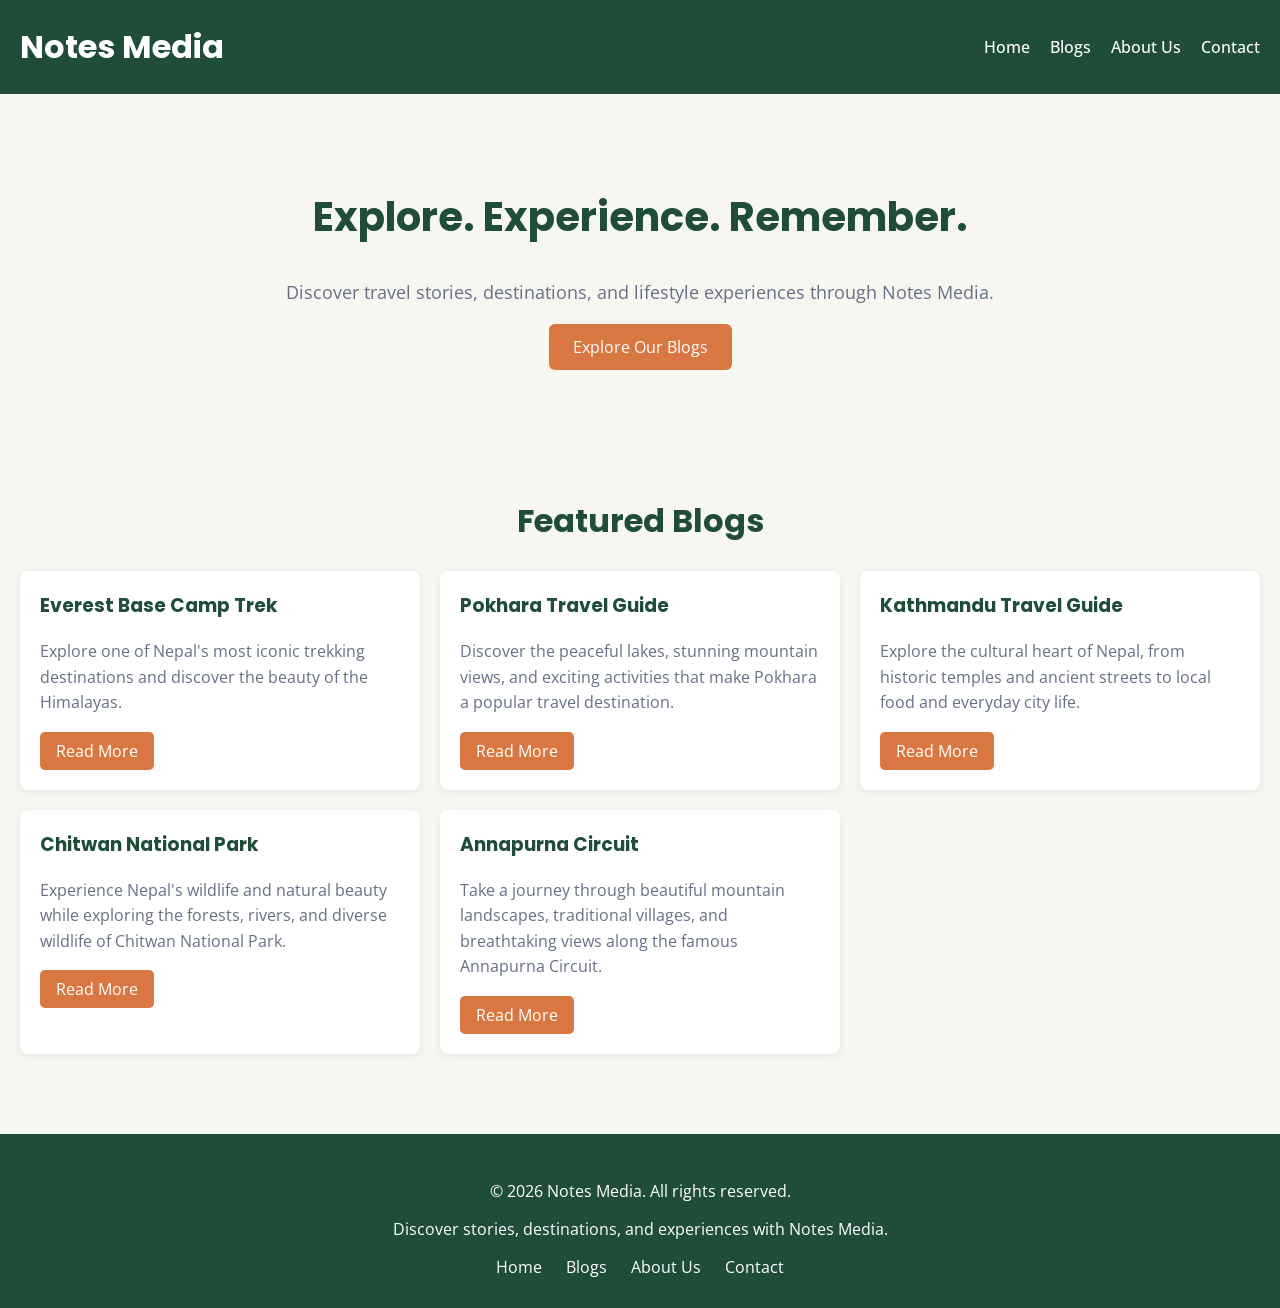
<file: index.html>
<!DOCTYPE html>
<html lang="en">
<head>
    <meta charset="UTF-8">
    <meta name="viewport" content="width=device-width, initial-scale=1.0">
    <title>Notes Media</title>
    <link rel="stylesheet" href="css/style.css">
</head>

<body>

    <header>
        <h1>Notes Media</h1>

        <nav>
            <ul class="nav-list">
                <li><a href="index.html">Home</a></li>
                <li><a href="blogs.html">Blogs</a></li>
                <li><a href="about.html">About Us</a></li>
                <li><a href="contact.html">Contact</a></li>
            </ul>
        </nav>
    </header>

    <main>

        <!-- Hero Section -->
        <section class="hero">
            <h2>Explore. Experience. Remember.</h2>

            <p>
                Discover travel stories, destinations, and lifestyle experiences through Notes Media.
            </p>

            <a href="blogs.html">Explore Our Blogs</a>
        </section>

        <!-- Featured Blogs Section -->
        <section class="featured">

            <h2>Featured Blogs</h2>

            <div class="blog-grid">

                <!-- Blog Card 1 -->
                <article class="blog-card">
                    <h3>Everest Base Camp Trek</h3>

                    <p>
                        Explore one of Nepal's most iconic trekking destinations
                        and discover the beauty of the Himalayas.
                    </p>

                    <a href="blog-detail.html">Read More</a>
                </article>

                <!-- Blog Card 2 -->
                <article class="blog-card">
                    <h3>Pokhara Travel Guide</h3>

                    <p>
                        Discover the peaceful lakes, stunning mountain views,
                        and exciting activities that make Pokhara a popular travel destination.
                    </p>

                    <a href="blogs.html">Read More</a>
                </article>

                <!-- Blog Card 3 -->
                <article class="blog-card">
                    <h3>Kathmandu Travel Guide</h3>

                    <p>
                        Explore the cultural heart of Nepal, from historic temples
                        and ancient streets to local food and everyday city life.
                    </p>

                    <a href="blogs.html">Read More</a>
                </article>

                <!-- Blog Card 4 -->
                <article class="blog-card">
                    <h3>Chitwan National Park</h3>

                    <p>
                        Experience Nepal's wildlife and natural beauty while exploring
                        the forests, rivers, and diverse wildlife of Chitwan National Park.
                    </p>

                    <a href="blogs.html">Read More</a>
                </article>

                <!-- Blog Card 5 -->
                <article class="blog-card">
                    <h3>Annapurna Circuit</h3>

                    <p>
                        Take a journey through beautiful mountain landscapes,
                        traditional villages, and breathtaking views along the famous Annapurna Circuit.
                    </p>

                    <a href="blogs.html">Read More</a>
                </article>

            </div>

        </section>

    </main>

    <!-- Footer -->
    <footer>

        <p>&copy; 2026 Notes Media. All rights reserved.</p>

        <p>
            Discover stories, destinations, and experiences with Notes Media.
        </p>

        <nav>
            <a href="index.html">Home</a>
            <a href="blogs.html">Blogs</a>
            <a href="about.html">About Us</a>
            <a href="contact.html">Contact</a>
        </nav>

    </footer>

</body>
</html>
</file>
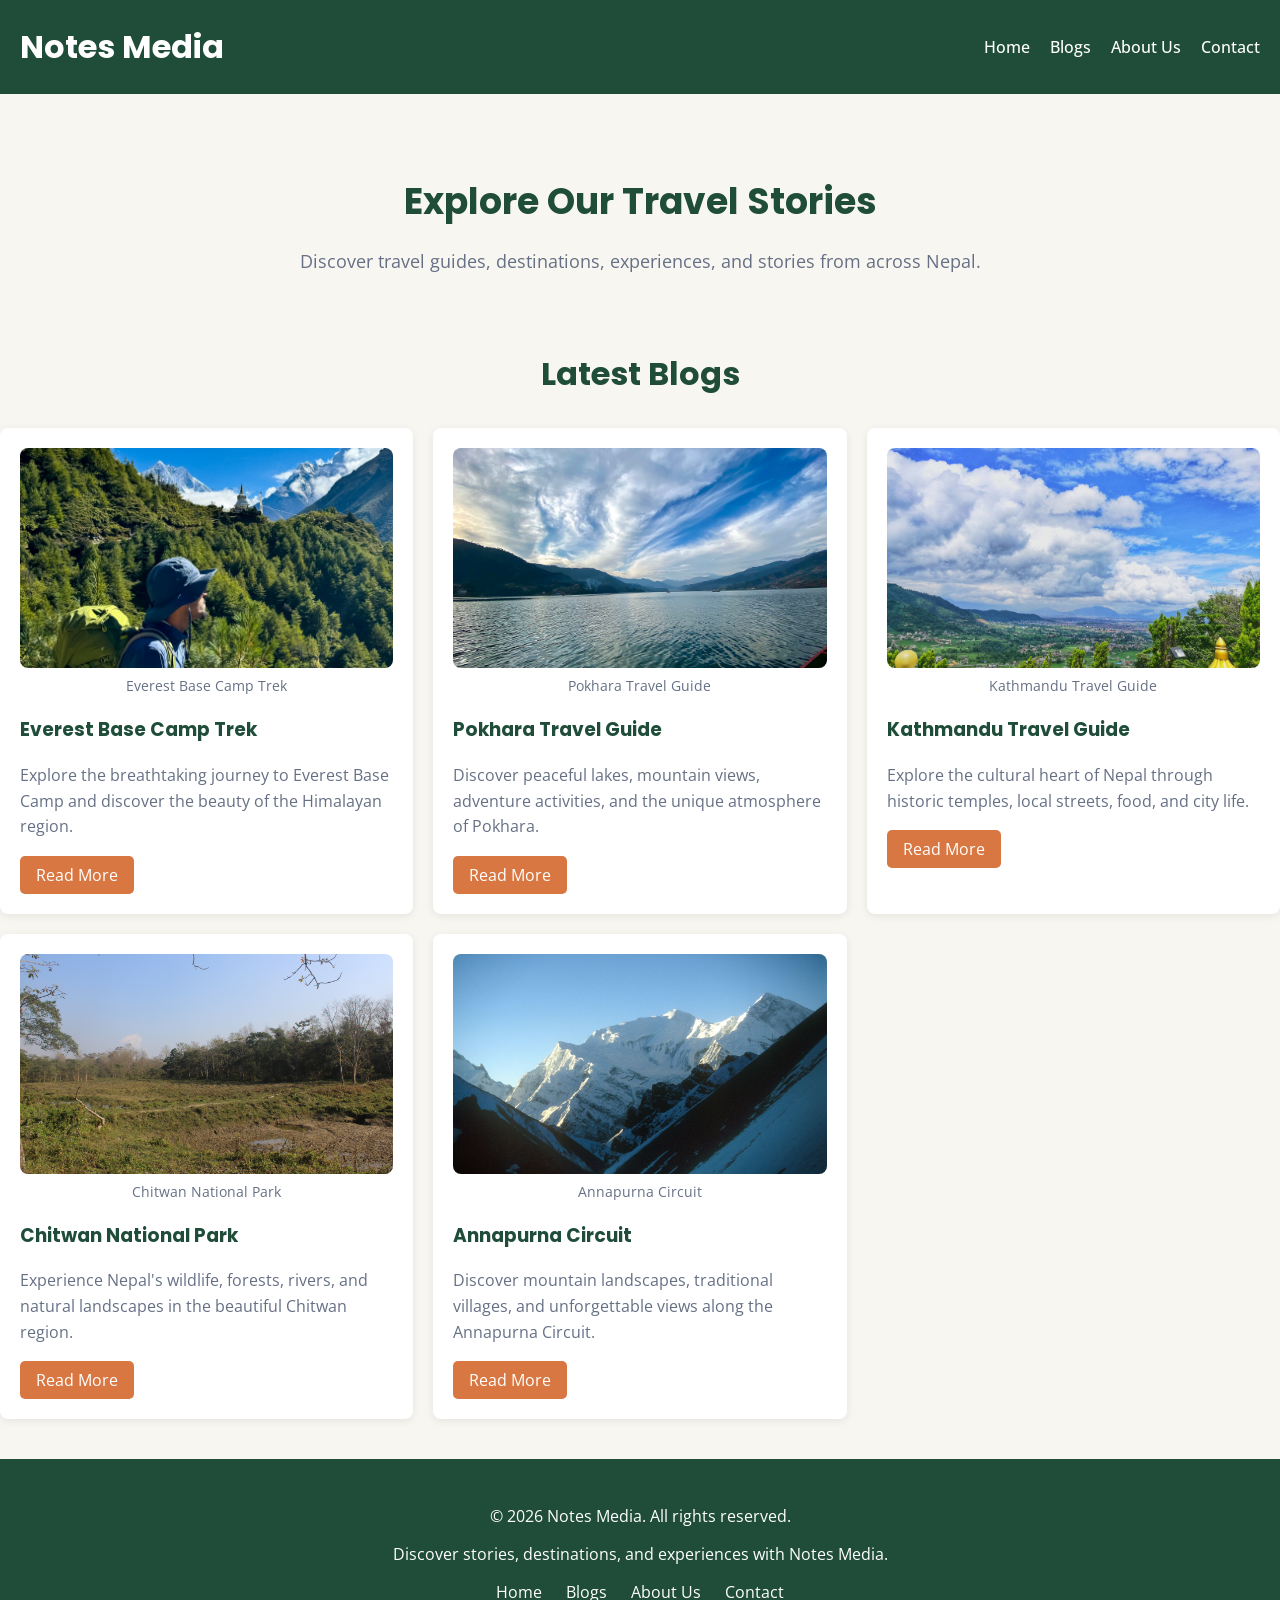
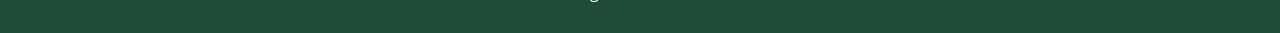
<file: blogs.html>
<!DOCTYPE html>
<html lang="en">

<head>
    <meta charset="UTF-8">
    <meta name="viewport" content="width=device-width, initial-scale=1.0">

    <title>Blogs - Notes Media</title>

    <link rel="stylesheet" href="css/style.css">
</head>

<body>

    <!-- Header and Navigation -->
    <header>

        <h1>Notes Media</h1>

        <nav>
            <ul class="nav-list">
                <li><a href="index.html">Home</a></li>
                <li><a href="blogs.html">Blogs</a></li>
                <li><a href="about.html">About Us</a></li>
                <li><a href="contact.html">Contact</a></li>
            </ul>
        </nav>

    </header>

    <!-- Main Blog Content -->
    <main>

        <!-- Blog Page Introduction -->
        <section class="blog-intro">

            <h2>Explore Our Travel Stories</h2>

            <p>
                Discover travel guides, destinations, experiences, and
                stories from across Nepal.
            </p>

        </section>

        <!-- Blog Articles -->
        <section class="blog-list">

            <h2>Latest Blogs</h2>

            <div class="blog-grid">

                <!-- Blog 1 -->
                <article class="blog-card">
                    <figure class="blog-image">
                        <img src="images/blogs/everest.jpg" alt="Everest Base Camp">
                        <figcaption>Everest Base Camp Trek</figcaption>  
                    </figure>
                    <h3>Everest Base Camp Trek</h3>

                    <p>
                        Explore the breathtaking journey to Everest Base Camp
                        and discover the beauty of the Himalayan region.
                    </p>

                    <a href="blog-detail.html">Read More</a>

                </article>

                <!-- Blog 2 -->
                <article class="blog-card">
                    <figure class="blog-image">
                        <img src="images/blogs/pokhara.jpg" alt="Pokhara">
                        <figcaption>Pokhara Travel Guide</figcaption>
                    </figure>

                    <h3>Pokhara Travel Guide</h3>

                    <p>
                        Discover peaceful lakes, mountain views, adventure
                        activities, and the unique atmosphere of Pokhara.
                    </p>

                    <a href="blogs.html">Read More</a>

                </article>

                <!-- Blog 3 -->
                <article class="blog-card">
                    <figure class="blog-image">
                        <img src="images/blogs/kathmandu.jpg" alt="Kathmandu">
                        <figcaption>Kathmandu Travel Guide</figcaption>
                    </figure>

                    <h3>Kathmandu Travel Guide</h3>

                    <p>
                        Explore the cultural heart of Nepal through historic
                        temples, local streets, food, and city life.
                    </p>

                    <a href="blogs.html">Read More</a>

                </article>

                <!-- Blog 4 -->
                <article class="blog-card">
                    <figure class="blog-image">
                        <img src="images/blogs/chitwan.jpg" alt="Chitwan National Park">
                        <figcaption>Chitwan National Park</figcaption>
                    </figure>

                    <h3>Chitwan National Park</h3>

                    <p>
                        Experience Nepal's wildlife, forests, rivers, and
                        natural landscapes in the beautiful Chitwan region.
                    </p>

                    <a href="blogs.html">Read More</a>

                </article>

                <!-- Blog 5 -->
                <article class="blog-card">
                    <figure class="blog-image">
                        <img src="images/blogs/annapurna.jpg" alt="Annapurna Circuit">
                        <figcaption>Annapurna Circuit</figcaption>   
                    </figure>

                    <h3>Annapurna Circuit</h3>

                    <p>
                        Discover mountain landscapes, traditional villages,
                        and unforgettable views along the Annapurna Circuit.
                    </p>

                    <a href="blogs.html">Read More</a>

                </article>

            </div>

        </section>

    </main>

    <!-- Footer -->
    <footer>

        <p>&copy; 2026 Notes Media. All rights reserved.</p>

        <p>
            Discover stories, destinations, and experiences with Notes Media.
        </p>

        <nav>
            <a href="index.html">Home</a>
            <a href="blogs.html">Blogs</a>
            <a href="about.html">About Us</a>
            <a href="contact.html">Contact</a>
        </nav>

    </footer>

</body>

</html>
</file>
<file: css/style.css>
@import url('https://fonts.googleapis.com/css2?family=Open+Sans&family=Poppins:wght@400;500;600;700&display=swap');

/* Apply consistent box sizing to all elements */
* {
    box-sizing: border-box;
}

/* General page styling */
body {
    font-family: 'Open Sans', sans-serif;
    margin: 0;
    padding: 0;
    background-color: #F8F6F1;
}

/* Header and main navigation */
header {
    background-color: #1F4D3A;
    padding: 20px;
    display: flex;
    justify-content: space-between;
    align-items: center;
}

/* Website title */
h1 {
    font-family: 'Poppins', sans-serif;
    color: white;
    margin: 0;
}

/* Navigation list */
.nav-list {
    list-style: none;
    display: flex;
    gap: 20px;
}

/* Navigation links */
.nav-list a {
    text-decoration: none;
    color: white;
    font-weight: 500;
}

/* Navigation hover effect */
.nav-list a:hover {
    color: #D97742;
}

/* Hero section */
.hero {
    padding: 60px 20px;
    text-align: center;
}

/* Hero heading */
.hero h2 {
    font-family: 'Poppins', sans-serif;
    font-size: 40px;
    color: #1F4D3A;
}

/* Hero paragraph */
.hero p {
    font-size: 18px;
    margin: 20px 0;
    color: #667085;
}

/* Hero button */
.hero a {
    background-color: #D97742;
    color: white;
    padding: 12px 24px;
    text-decoration: none;
    display: inline-block;
    border-radius: 6px;
    transition: 0.3s;
}

/* Hero button hover effect */
.hero a:hover {
    background-color: #B85F32;
}

/* Featured blogs section */
.featured {
    padding: 40px 20px;
}

/* Featured blogs heading */
.featured h2 {
    font-family: 'Poppins', sans-serif;
    font-size: 32px;
    color: #1F4D3A;
    text-align: center;
}

/* Blog card */
.blog-card {
    background-color: white;
    padding: 20px;
    border-radius: 8px;
    box-shadow: 0 2px 8px rgba(0, 0, 0, 0.08);
    transition: 0.3s;
}

/* Blog card hover effect */
.blog-card:hover {
    transform: translateY(-5px);
}

/* Blog card title */
.blog-card h3 {
    font-family: 'Poppins', sans-serif;
    color: #1F4D3A;
    margin-top: 0;
}

/* Blog card paragraph */
.blog-card p {
    color: #667085;
    line-height: 1.6;
}

/* Blog grid */
.blog-grid {
    display: grid;
    grid-template-columns: repeat(3, 1fr);
    gap: 20px;
}

/* Read More button */
.blog-card a {
    display: inline-block;
    background-color: #D97742;
    color: white;
    padding: 8px 16px;
    text-decoration: none;
    border-radius: 5px;
    transition: 0.3s;
}

/* Read More hover effect */
.blog-card a:hover {
    background-color: #B85F32;
}

/* Footer */
footer {
    background-color: #1F4D3A;
    color: white;
    text-align: center;
    padding: 30px 20px;
    margin-top: 40px;
}

/* Footer navigation */
footer nav {
    margin-top: 15px;
}

/* Footer links */
footer nav a {
    color: white;
    text-decoration: none;
    margin: 0 10px;
}

/* Footer link hover effect */
footer nav a:hover {
    color: #D97742;
}

/* Tablet responsive layout */
@media (max-width: 768px) {
    .blog-grid {
        grid-template-columns: repeat(2, 1fr);
    }
}

/* Mobile responsive layout */
@media (max-width: 480px) {
    .blog-grid {
        grid-template-columns: 1fr;
    }
}
/* Blog page introduction */
.blog-intro {
    padding: 50px 20px 30px;
    text-align: center;
}

/* Blog page heading */
.blog-intro h2 {
    font-family: 'Poppins', sans-serif;
    font-size: 36px;
    color: #1F4D3A;
    margin-bottom: 15px;
}

/* Blog page introduction paragraph */
.blog-intro p {
    font-size: 18px;
    color: #667085;
    line-height: 1.6;
}
/* Blog list heading */
.blog-list h2 {
    font-family: 'Poppins', sans-serif;
    font-size: 32px;
    color: #1F4D3A;
    text-align: center;
    margin-bottom: 30px;
}
/* Blog images */
.blog-image {
    margin: 0 0 20px 0;
}

/* Blog image size */
.blog-image img {
    width: 100%;
    height: 220px;
    object-fit: cover;
    display: block;
    border-radius: 8px;
}


/* Blog image caption */
.blog-image figcaption {
    text-align: center;
    font-size: 14px;
    color: #667085;
    margin-top: 8px;
}

/* Blog image hover effect */
.blog-image img {
    transition: transform 0.3s ease;
}

.blog-card:hover .blog-image img {
    transform: scale(1.05);
}
</file>
